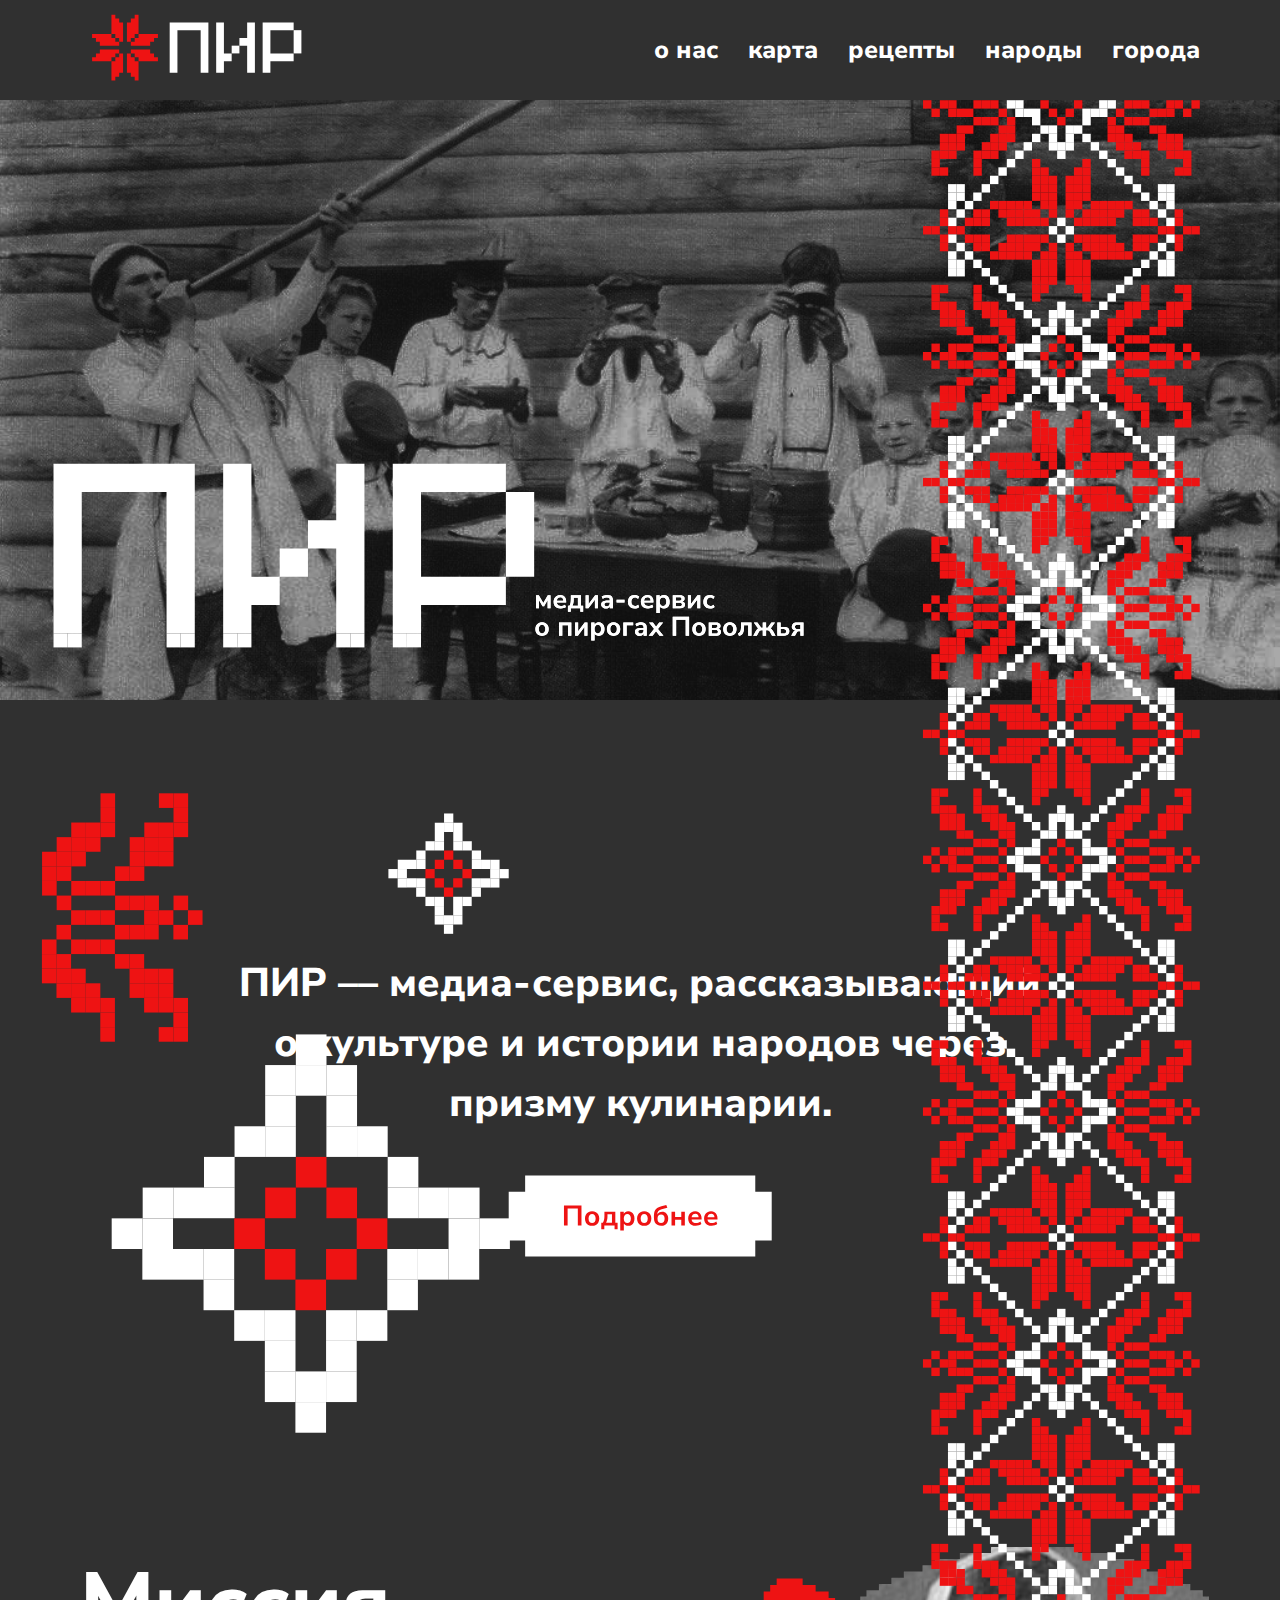
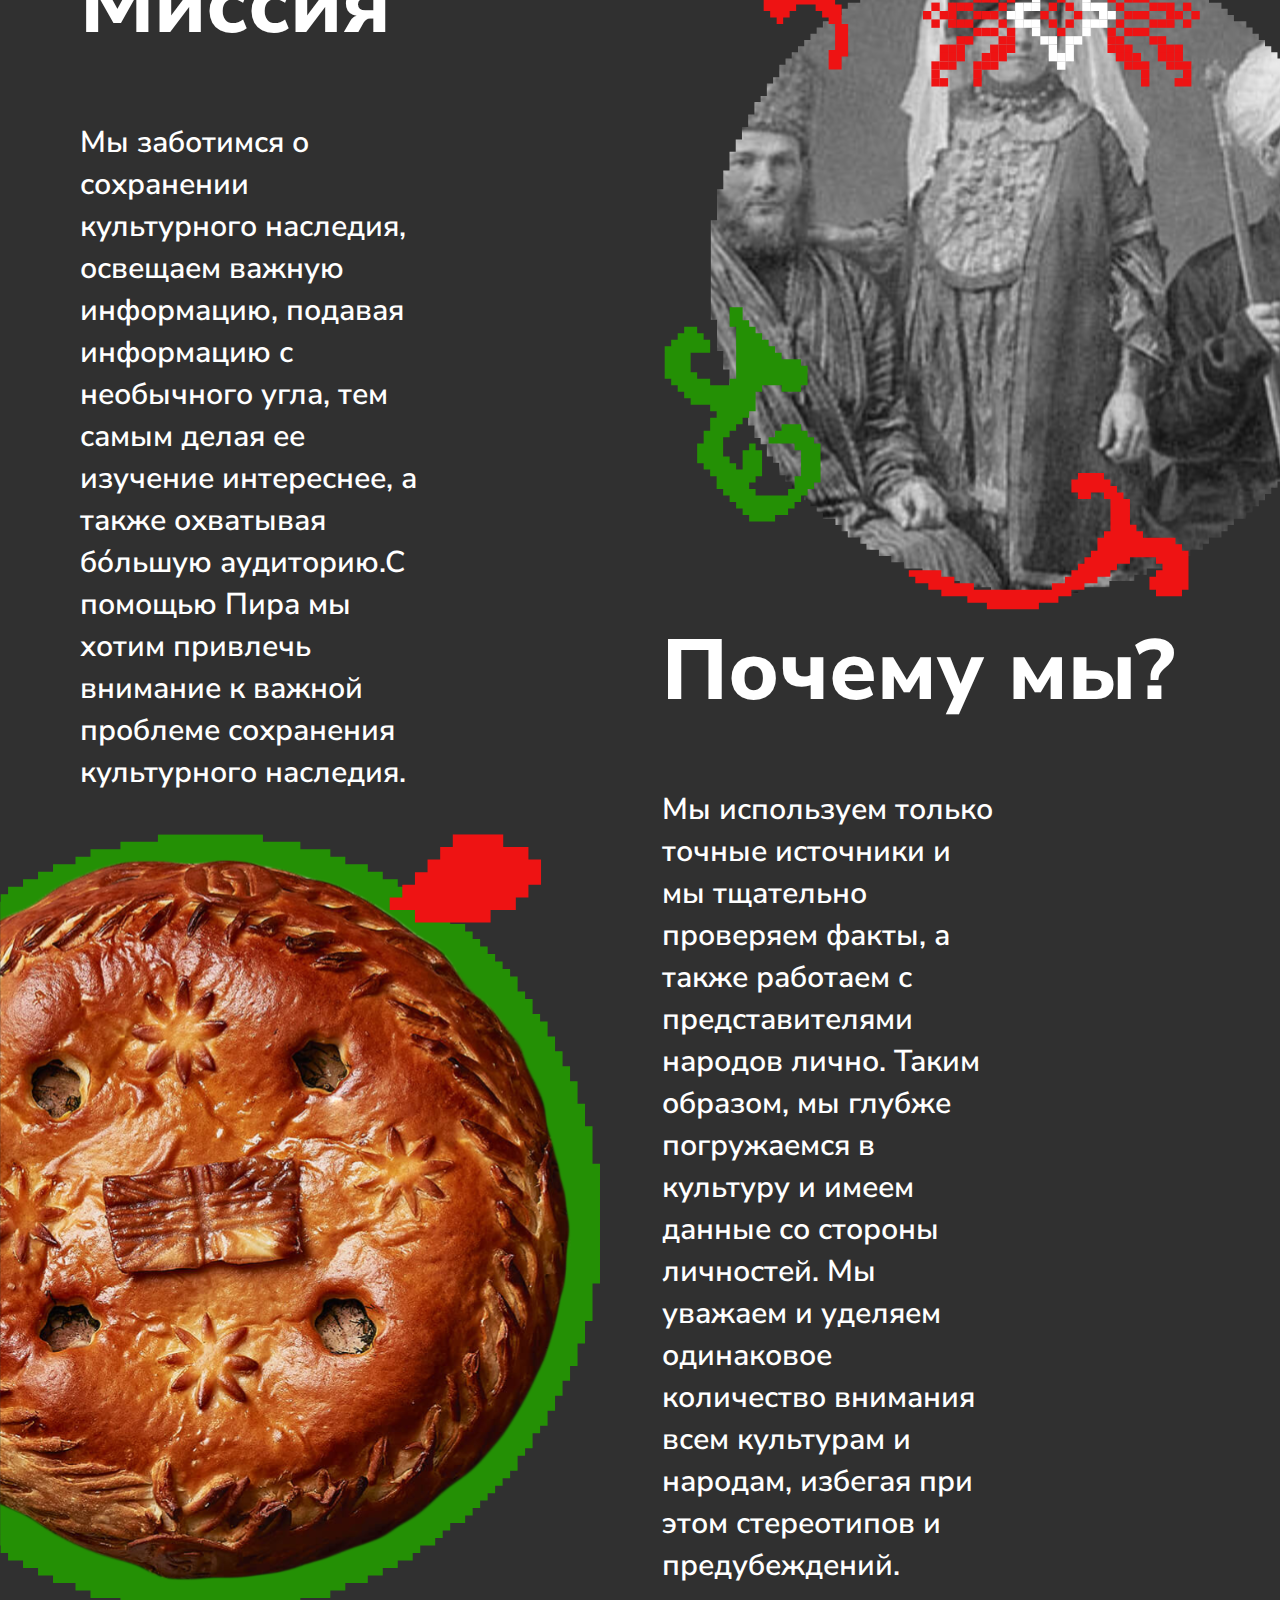
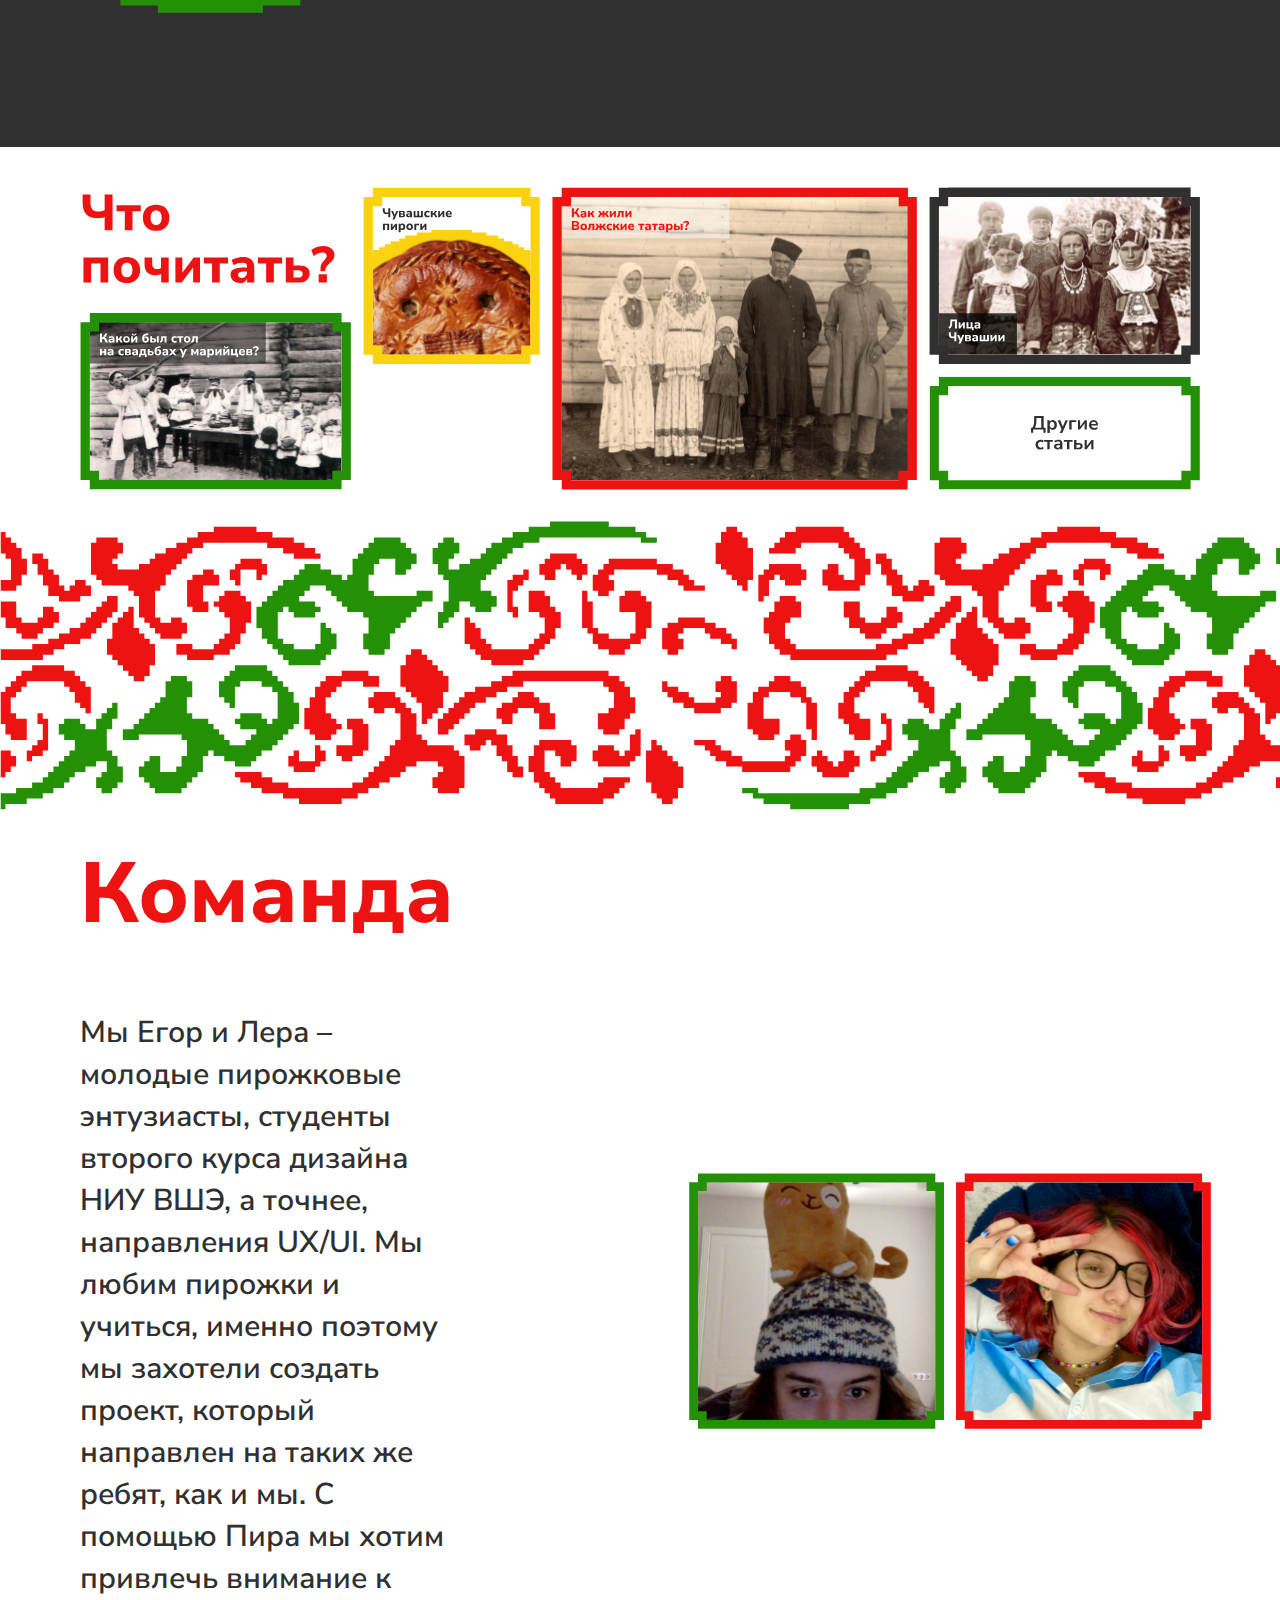
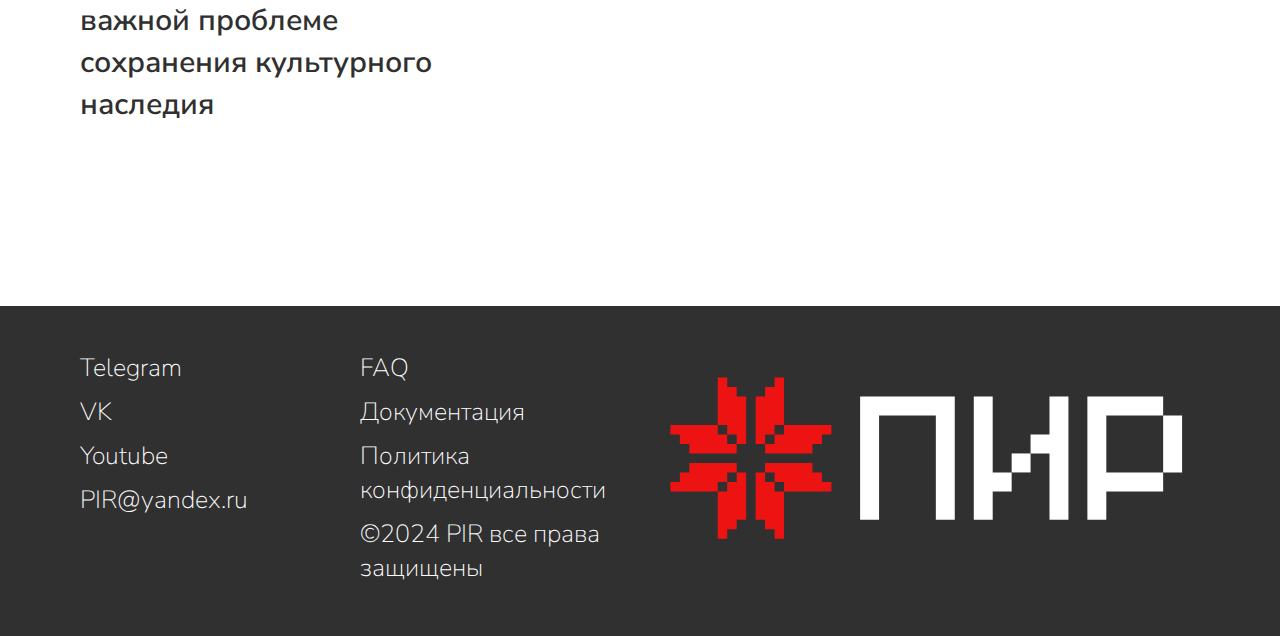
<file: index.html>
<!DOCTYPE html>
<html lang="en">
<head>
    <meta charset="UTF-8">
    <meta name="viewport" content="width=device-width, initial-scale=1.0">
    <title>ПИР</title>
    <link rel="stylesheet" href="src/style.css">
</head>
<body>
    <header class="menu">
        <div class="logo"><img src="src/logo.svg"></div>
        <nav class="navigation">
          <ul>
            <li><a href="landing.html">о нас</a></li>
            <li><a href="#">карта</a></li>
            <li><a href="#">рецепты</a></li>
            <li><a href="#">народы</a></li>
            <li><a href="#">города</a></li>
          </ul>
        </nav>
      </header>

      <div class="fullscreen-block1">
        <img src="src/landing.svg" class="background-image">
        <img src="src/pattern2-vert.svg" class="overlay-image1">
      </div>

    <div class="block darkbg">
        <div class="about-block">
            <div class="content">
                <p>ПИР –– медиа-сервис, рассказывающий о культуре и истории народов через призму кулинарии.</p>
                <button class="button"><img src="src/button1.svg" alt="Кнопка"></button>
            </div>
        </div>

        <div class="mission-block">
            <div class="column left-column">
                <h1 class="light">Миссия</h2>
                <p class="light">Мы заботимся о сохранении культурного наследия, освещаем важную информацию, подавая информацию с необычного угла, тем самым делая ее изучение интереснее, а также охватывая бóльшую аудиторию.С помощью Пира мы хотим привлечь внимание к важной проблеме сохранения культурного наследия.</p>
                <img src="src/pie-mission.svg" class="left-image">
            </div>
                
            <div class="column right-column">
                <img src="src/people-whyus.svg" class="right-image">
                <h1 class="light">Почему мы?</h2>
                <p class="light">Мы используем только точные источники и мы тщательно проверяем факты, а также работаем с представителями народов лично. Таким образом, мы глубже погружаемся в культуру и имеем данные со стороны личностей. Мы уважаем и уделяем одинаковое количество внимания всем культурам и народам, избегая при этом стереотипов и предубеждений.</p>
            </div>
        </div>
    </div>
    <div class="block light">
        <div class="images">
            <a href="content.html"><img class="cards" src="src/articles-cards.svg"></a>
        </div>
        <div class="fullpattern"><img src="src/pattern5.svg"></div>
        <div class="caption pattern">
            <div class="text-block">
                <h1 class="red">Команда</h1>
                <p>Мы Егор и Лера – молодые пирожковые энтузиасты, студенты второго курса дизайна НИУ ВШЭ, а точнее, направления UX/UI. Мы любим пирожки
                    и учиться, именно поэтому мы захотели создать проект, который направлен на таких же ребят, как и мы. С помощью Пира мы хотим привлечь внимание к важной проблеме сохранения
                    культурного наследия</p>
            </div>
            <div class="image-block">
                <img src="src/US.svg" class="image">
            </div>
        </div>
    </div>
    <div class="block darkbg">
        <footer class="footer">
            <div class="footer-column footer-column1">
                <a href="#" target="_blank">Telegram</a>
                <a href="#" target="_blank">VK</a>
                <a href="#" target="_blank">Youtube</a>
                <a href="#">PIR@yandex.ru</a>
            </div>
            <div class="footer-column footer-column2">
                <a href="#">FAQ</a>
                <a href="#">Документация</a>
                <a href="#">Политика конфиденциальности</a>
                <a href="#">©2024 PIR все права защищены</a>
            </div>
            <div class="footer-column footer-column-logo">
                <img src="src/logo-footer.svg" alt="Логотип">
            </div>
        </footer>
    </div>

</body>
</html>
</file>
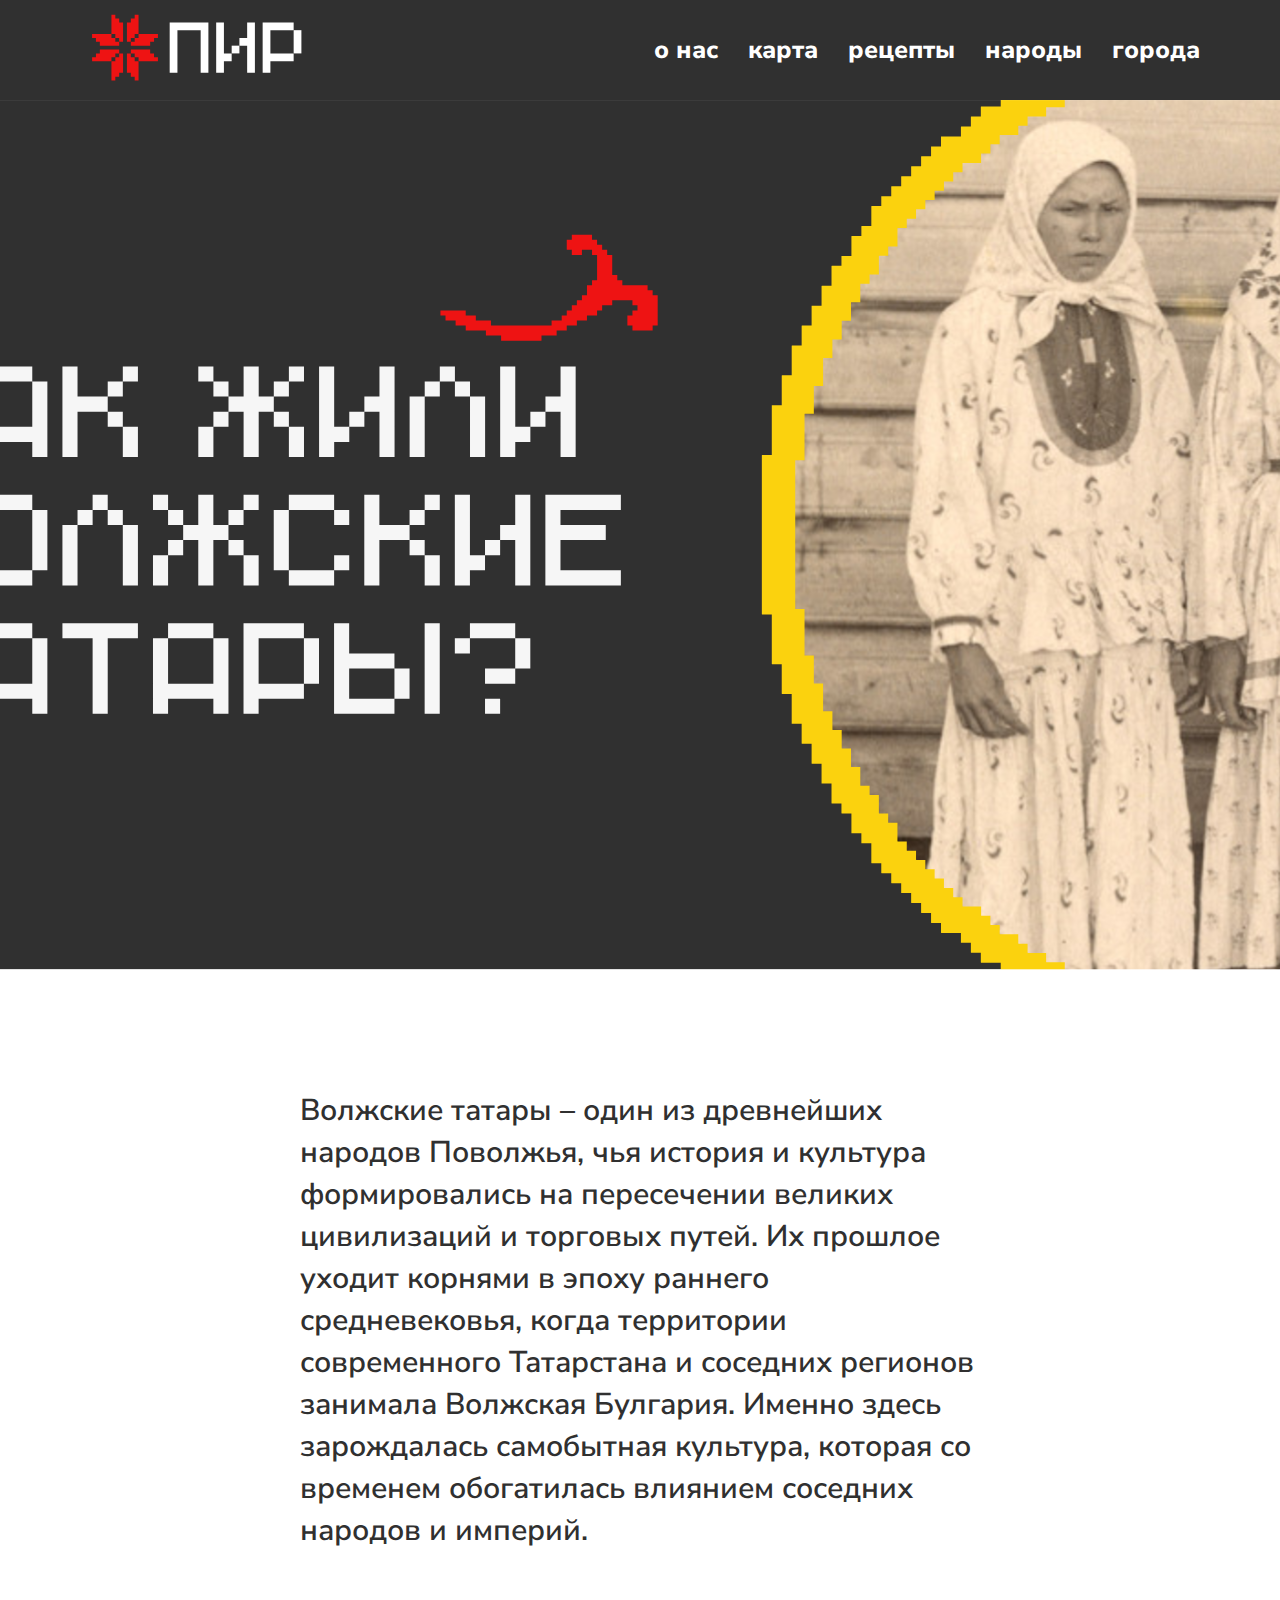
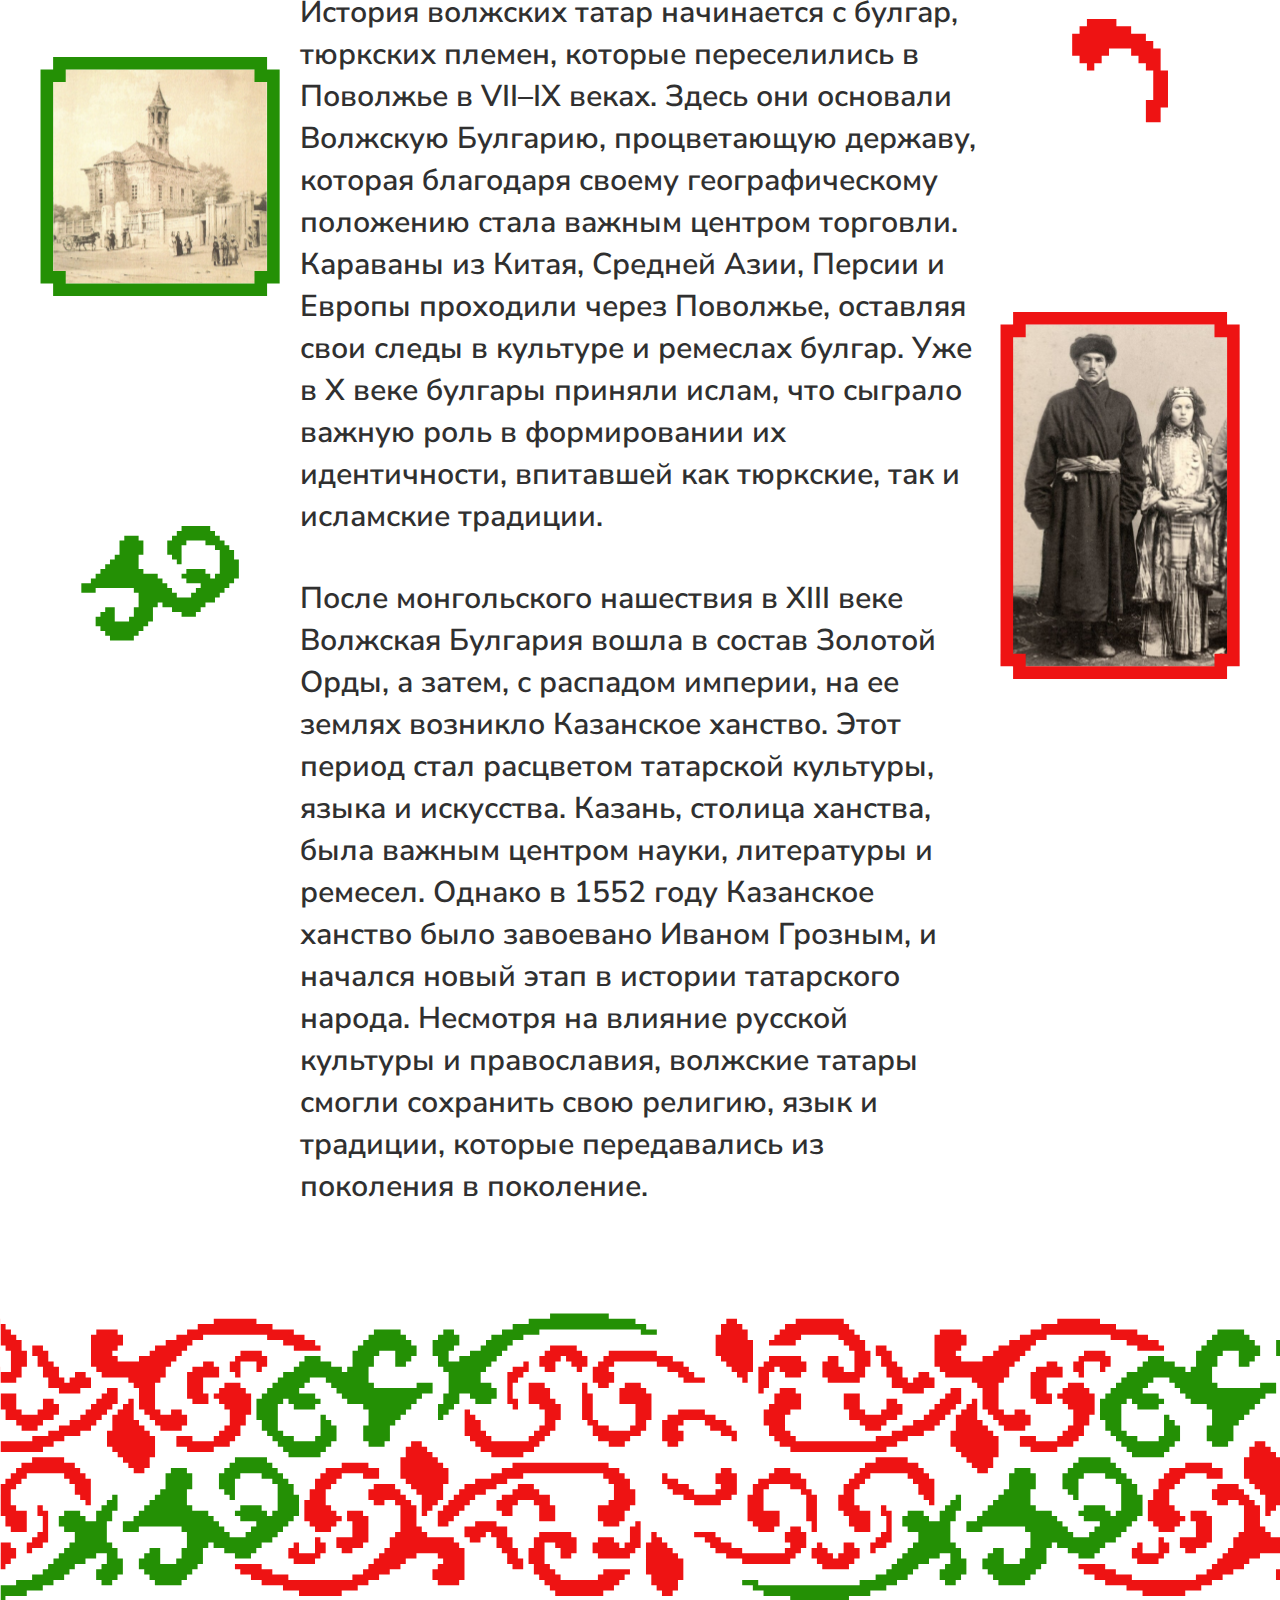
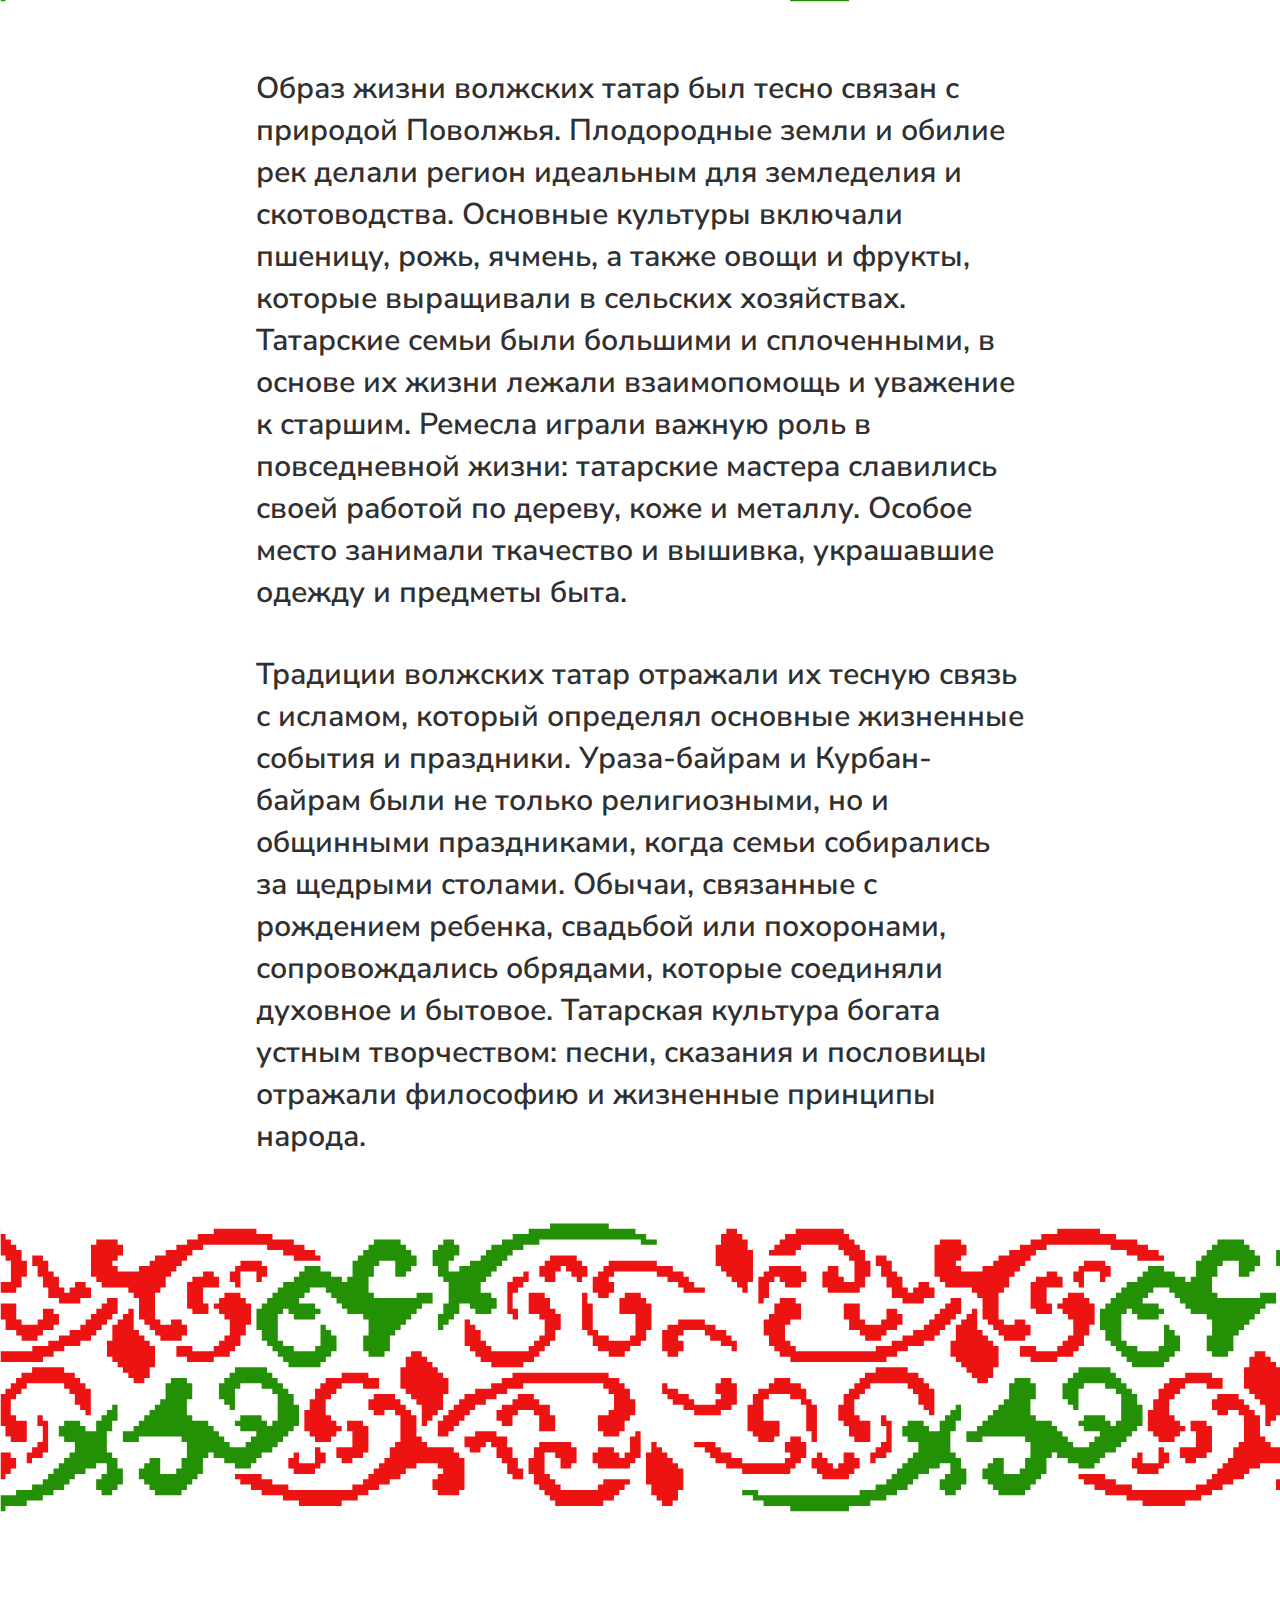
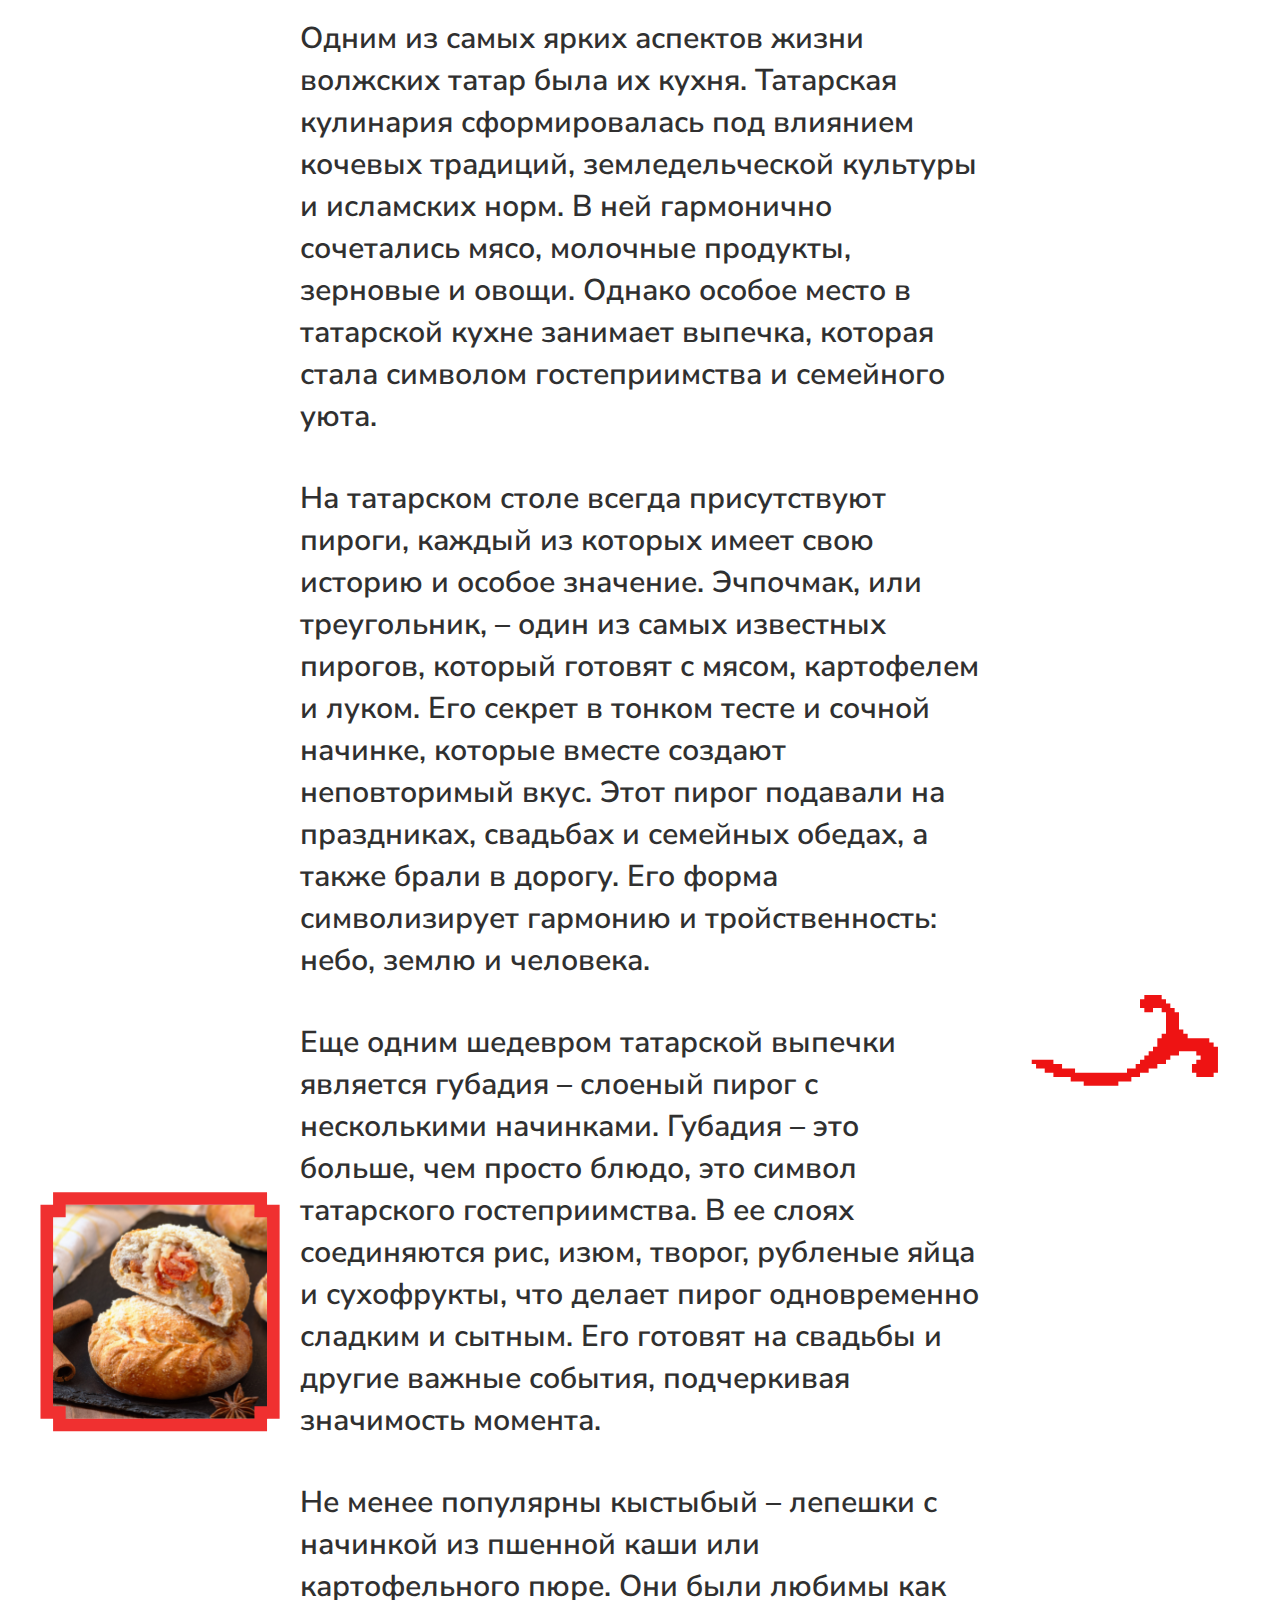
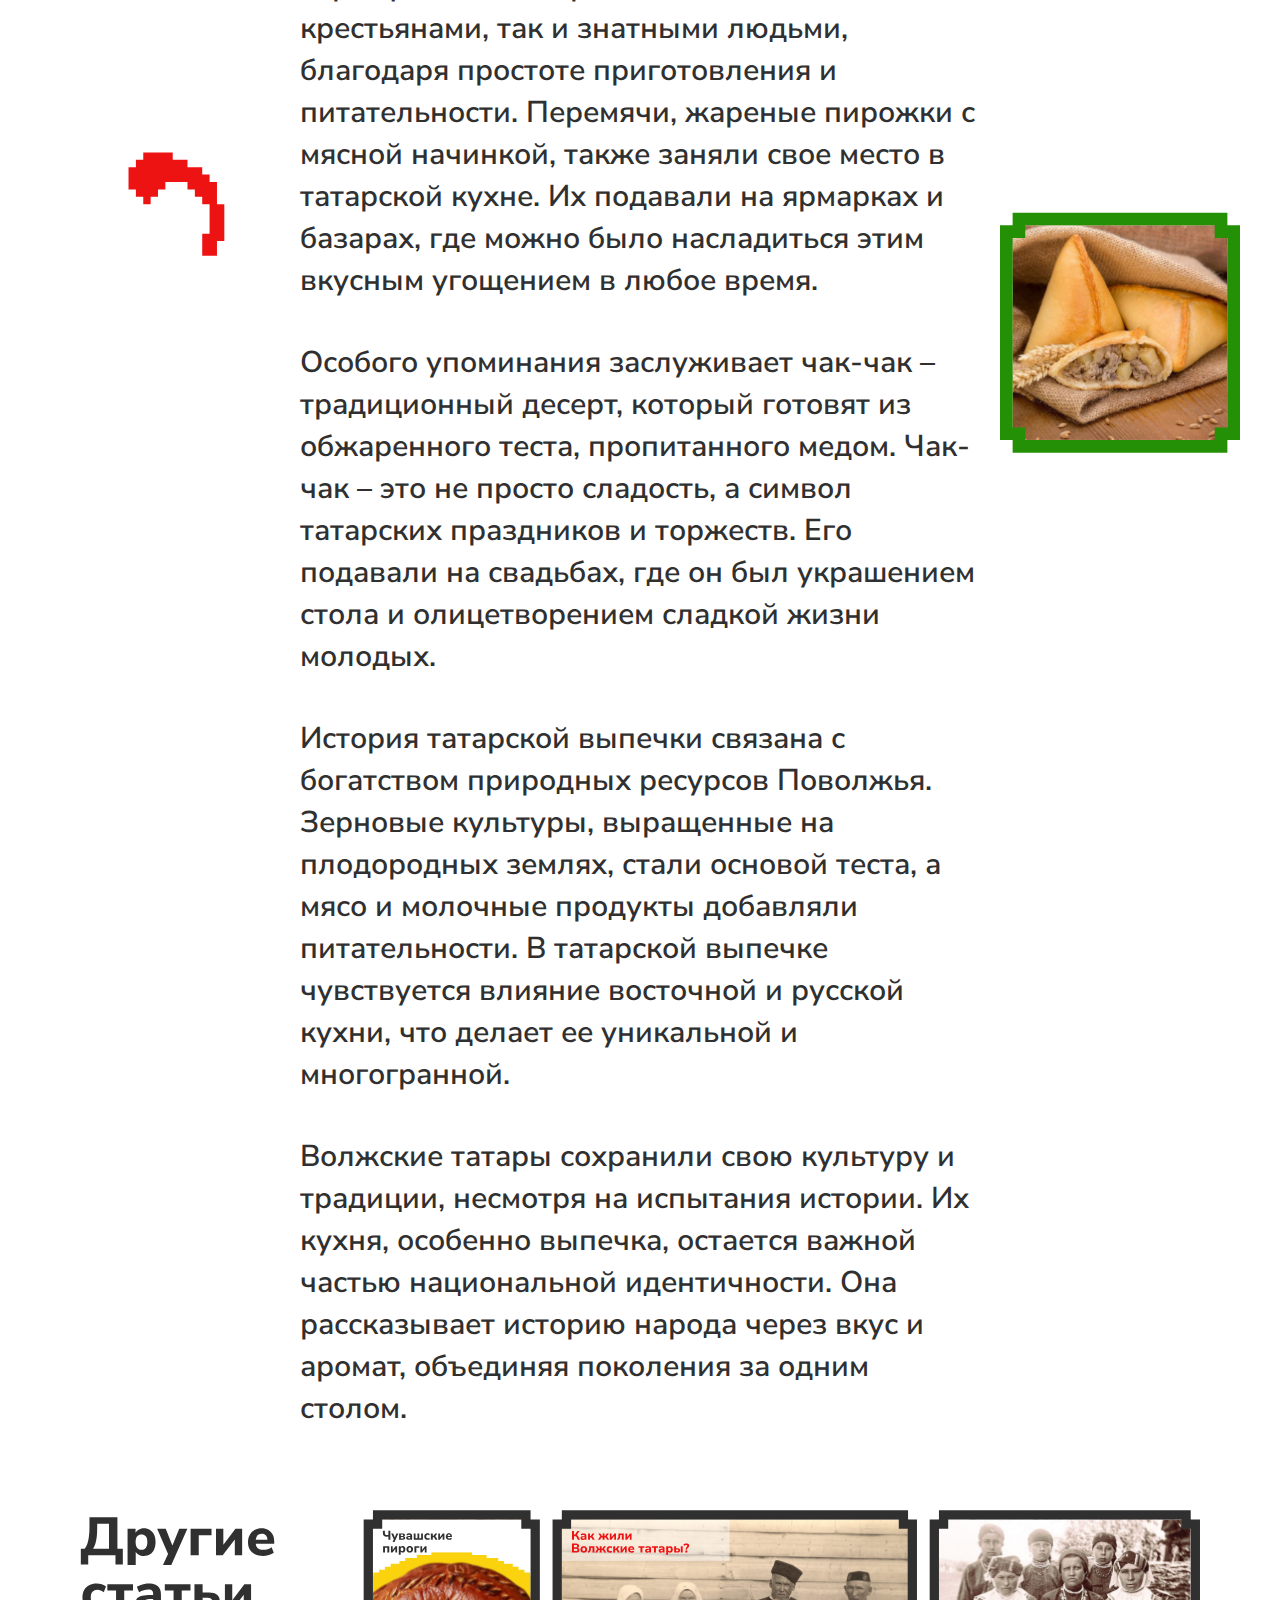
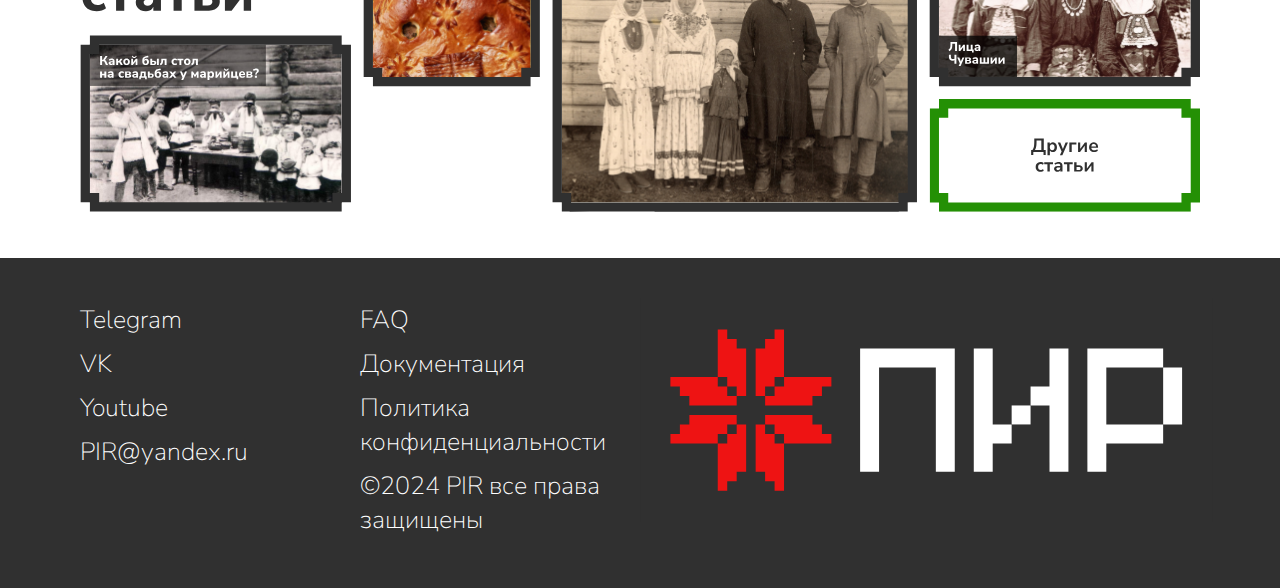
<file: content.html>
<!DOCTYPE html>
<html lang="en">
<head>
    <meta charset="UTF-8">
    <meta name="viewport" content="width=device-width, initial-scale=1.0">
    <title>ПИР</title>
    <link rel="stylesheet" href="src/style.css">
</head>
<body>
    <header class="menu">
        <div class="logo"><img src="src/logo.svg"></div>
        <nav class="navigation">
          <ul>
            <li><a href="landing.html">о нас</a></li>
            <li><a href="#">карта</a></li>
            <li><a href="#">рецепты</a></li>
            <li><a href="#">народы</a></li>
            <li><a href="#">города</a></li>
          </ul>
        </nav>
      </header>
      <div class="fullscreen-block">
        <img src="src/volg-tatar.svg" class="background-image">
      </div>
      <div class="block light">
        <div class="article-container">
            <div class="article-content">
              <div class="image-wrapper">
                <img src="src/green-pics.svg">
                <div class="text">
                  <p>Волжские татары – один из древнейших народов Поволжья, чья история и культура формировались на пересечении великих цивилизаций и торговых путей. Их прошлое уходит корнями в эпоху раннего средневековья, когда территории современного Татарстана и соседних регионов занимала Волжская Булгария. Именно здесь зарождалась самобытная культура, которая со временем обогатилась влиянием соседних народов и империй.</p>

                    <p>История волжских татар начинается с булгар, тюркских племен, которые переселились в Поволжье в VII–IX веках. Здесь они основали Волжскую Булгарию, процветающую державу, которая благодаря своему географическому положению стала важным центром торговли. Караваны из Китая, Средней Азии, Персии и Европы проходили через Поволжье, оставляя свои следы в культуре и ремеслах булгар. Уже в X веке булгары приняли ислам, что сыграло важную роль в формировании их идентичности, впитавшей как тюркские, так и исламские традиции.</p>
                    
                    <p>После монгольского нашествия в XIII веке Волжская Булгария вошла в состав Золотой Орды, а затем, с распадом империи, на ее землях возникло Казанское ханство. Этот период стал расцветом татарской культуры, языка и искусства. Казань, столица ханства, была важным центром науки, литературы и ремесел. Однако в 1552 году Казанское ханство было завоевано Иваном Грозным, и начался новый этап в истории татарского народа. Несмотря на влияние русской культуры и православия, волжские татары смогли сохранить свою религию, язык и традиции, которые передавались из поколения в поколение.</p>
                </div>
                <img src="src/red-pics.svg">
              </div>
            </div>
          </div>
          <div class="fullpattern"><img src="src/pattern5.svg"></div>
            <div class="article-container">
            <div class="article-content">
                <div class="text">
                  <p>Образ жизни волжских татар был тесно связан с природой Поволжья. Плодородные земли и обилие рек делали регион идеальным для земледелия и скотоводства. Основные культуры включали пшеницу, рожь, ячмень, а также овощи и фрукты, которые выращивали в сельских хозяйствах. Татарские семьи были большими и сплоченными, в основе их жизни лежали взаимопомощь и уважение к старшим. Ремесла играли важную роль в повседневной жизни: татарские мастера славились своей работой по дереву, коже и металлу. Особое место занимали ткачество и вышивка, украшавшие одежду и предметы быта.</p>

                    <p>Традиции волжских татар отражали их тесную связь с исламом, который определял основные жизненные события и праздники. Ураза-байрам и Курбан-байрам были не только религиозными, но и общинными праздниками, когда семьи собирались за щедрыми столами. Обычаи, связанные с рождением ребенка, свадьбой или похоронами, сопровождались обрядами, которые соединяли духовное и бытовое. Татарская культура богата устным творчеством: песни, сказания и пословицы отражали философию и жизненные принципы народа.</p>
                    
                </div>
             </div>
            </div>
            <div class="fullpattern"><img src="src/pattern5.svg"></div>
            <div class="article-container">
                <div class="article-content">
                  <div class="image-wrapper">
                    <img src="src/red-pics2.svg">
                    <div class="text">
                      <p>Одним из самых ярких аспектов жизни волжских татар была их кухня. Татарская кулинария сформировалась под влиянием кочевых традиций, земледельческой культуры и исламских норм. В ней гармонично сочетались мясо, молочные продукты, зерновые и овощи. Однако особое место в татарской кухне занимает выпечка, которая стала символом гостеприимства и семейного уюта.</p>
    
                        <p>На татарском столе всегда присутствуют пироги, каждый из которых имеет свою историю и особое значение. Эчпочмак, или треугольник, – один из самых известных пирогов, который готовят с мясом, картофелем и луком. Его секрет в тонком тесте и сочной начинке, которые вместе создают неповторимый вкус. Этот пирог подавали на праздниках, свадьбах и семейных обедах, а также брали в дорогу. Его форма символизирует гармонию и тройственность: небо, землю и человека.</p>
                        
                        <p>Еще одним шедевром татарской выпечки является губадия – слоеный пирог с несколькими начинками. Губадия – это больше, чем просто блюдо, это символ татарского гостеприимства. В ее слоях соединяются рис, изюм, творог, рубленые яйца и сухофрукты, что делает пирог одновременно сладким и сытным. Его готовят на свадьбы и другие важные события, подчеркивая значимость момента.</p>
                        
                        <p>Не менее популярны кыстыбый – лепешки с начинкой из пшенной каши или картофельного пюре. Они были любимы как крестьянами, так и знатными людьми, благодаря простоте приготовления и питательности. Перемячи, жареные пирожки с мясной начинкой, также заняли свое место в татарской кухне. Их подавали на ярмарках и базарах, где можно было насладиться этим вкусным угощением в любое время.</p>
                    
                        <p>Особого упоминания заслуживает чак-чак – традиционный десерт, который готовят из обжаренного теста, пропитанного медом. Чак-чак – это не просто сладость, а символ татарских праздников и торжеств. Его подавали на свадьбах, где он был украшением стола и олицетворением сладкой жизни молодых.</p>
                    
                        <p>История татарской выпечки связана с богатством природных ресурсов Поволжья. Зерновые культуры, выращенные на плодородных землях, стали основой теста, а мясо и молочные продукты добавляли питательности. В татарской выпечке чувствуется влияние восточной и русской кухни, что делает ее уникальной и многогранной.</p>

                        <p>Волжские татары сохранили свою культуру и традиции, несмотря на испытания истории. Их кухня, особенно выпечка, остается важной частью национальной идентичности. Она рассказывает историю народа через вкус и аромат, объединяя поколения за одним столом.</p>
                    
                    </div>
                    <img src="src/red-green-pics.svg">
                  </div>
                </div>
              </div>

              <div class="images">
                <a href="content.html"><img class="cards" src="src/cards-black.svg"></a>
            </div>

        </div>  
        <div class="block darkbg">
            <footer class="footer">
                <div class="footer-column footer-column1">
                    <a href="#" target="_blank">Telegram</a>
                    <a href="#" target="_blank">VK</a>
                    <a href="#" target="_blank">Youtube</a>
                    <a href="#">PIR@yandex.ru</a>
                </div>
                <div class="footer-column footer-column2">
                    <a href="#">FAQ</a>
                    <a href="#">Документация</a>
                    <a href="#">Политика конфиденциальности</a>
                    <a href="#">©2024 PIR все права защищены</a>
                </div>
                <div class="footer-column footer-column-logo">
                    <img src="src/logo-footer.svg" alt="Логотип">
                </div>
            </footer>
        </div>
</body>
</html>
</file>
<file: src/style.css>
/* Подключение всех начертаний шрифта Nunito Sans */
@import url('https://fonts.googleapis.com/css2?family=Nunito+Sans:wght@200;300;400;600;700;800;900&display=swap');

body {
  margin: 0;
  font-family: 'Nunito Sans', sans-serif;
}


.menu {
  display: flex;
  align-items: center;
  justify-content: space-between;
  background-color: #303030;
  height: 100px;
  padding: 0 80px;
  color: white;
}

.navigation ul {
  list-style: none;
  display: flex;
  margin: 0;
  padding: 0;
}

.navigation ul li {
  margin-left: 30px;
}

.navigation ul li a {
  text-decoration: none;
  font-size: 25px;
  font-weight: 800; 
  color: white;
  transition: color 0.3s ease;
}

.navigation ul li a:hover {
  color: #EE1313; 
}

.fullscreen-block {
  position: relative;
  width: 100%;
  height: 870px;
  overflow: hidden; 
}

.background-image {
  width: 100%; 
  height: 100%;
  object-fit: cover; 
}

.overlay-image {
  position: absolute;
  top: 50%; 
  left: 80px; 
  transform: translateY(-50%); 
  height: auto; 
}

.overlay-image1 {
  position: absolute; 
  right: 80px; 
  height: auto;
}


.fullscreen-block1 {
  position: relative;
  overflow: visible; 
  background-color: #303030;
}


.block {
    padding: 40px 0;
    width: 100%;
  }
  .lightbg {
    background-color: white; 
  }
  .darkbg {
    background-color: #303030; 
  }

  .caption {
    display: flex;
    align-items: center; 
    justify-content: space-between; 
    margin: 0 40px 40px 80px;
}

.text-block {
    width: 50%;
    display: flex;
    flex-direction: column;
    justify-content: center; 
}

  h1 {
    font-size: 85px;
    font-weight: 800;
    margin: 0 0 20px;
    color: #303030;
  }
  
  h1.light {
    color: white;
  }
  p {
    font-size: 30px;
    font-weight: 600; 
    margin: 40px 0 40px;
    line-height: 1.4;
    color: #303030;
    padding-right: 200px;
    
  }

  p.light { 
    color: white;
  }
  
  .textbig {
    font-size: 40px;
    padding-right: 50px;
  }

  .red {
    color: #EE1313;
  }

  .image {
    max-width: 90%;
    max-height: 90%; 
    height: auto;
    object-fit: contain; 
  }

  .image-block {
    width: 50%; 
    display: flex;
    justify-content: center; 
    align-items: center; 
}
  
  .images {
    display: flex;
    justify-content: space-between; 
    align-items: center; 
    margin: 0 80px; 
}

.half-image, .third-image {
    display: flex;
    align-items: center;
}

.fullpattern {
    width: 100%;
    overflow: hidden;
    margin: 20px 0;
}

.pattern {
  margin-bottom: 100px;
}

.cards {
  max-width: 100%;
  height: auto; 
}

.footer {
  display: flex;
  justify-content: space-between;
  align-items: start;
  height: 250px;
  padding: 0 80px; 
  background-color: #303030;
  color: white;
  font-size: 20px;
}

.footer-column {
  display: flex;
  flex-direction: column;
  justify-content: center;
}

.footer-column1, .footer-column2 {
  width: 25%; 
}

.footer-column-logo {
  width: 50%; 
  display: flex;
  justify-content: flex-end; 
  align-items: center; 
}


.footer-column a {
  text-decoration: none;
  color: white;
  transition: color 0.3s ease;
  margin: 5px 0;
  padding: 0;
  font-weight: 100;
  font-size: 25px;
}

.footer-column a:hover {
  color: #EE1313; 
}

.footer-column-logo img {
  margin-left: auto; 
}


.about-block {
  display: flex; 
  justify-content: center; 
  align-items: center; 
  height: 720px; 
  background-image: url(about-bg.svg);
  background-repeat: no-repeat;
}

.content {
  width: 820px; 
  display: flex;
  flex-direction: column; 
  align-items: center; 
  justify-content: center; 
  text-align: center; 
}

.content p {
  font-size: 40px;
  line-height: 1.5;
  font-weight: 800;
  color: white;
  margin: 0 0 40px;
  padding: 0;
}

.button {
  display: inline-flex;
  align-items: center;
  justify-content: center;
  position: relative;
  width: 276px; 
  height: 86px;
  border: none;
  cursor: pointer;
  background: none;
}

.button img {
  width: 100%; 
  height: auto; 
}

.mission-block {
  display: flex;
  justify-content: space-between;
  align-items: flex-start;
  height: auto; 
  padding: 80px;
}

.column {
  width: 48%; 
  display: flex;
  flex-direction: column;
}

.left-column {
  display: flex;
  flex-direction: column;
  justify-content: flex-start;
}

.right-column {
  display: flex;
  flex-direction: column;
  justify-content: flex-end;
}

.left-image {
  margin-left: -80px;
}

.right-image {
  margin-right: -80px;
}

.article-container {
  display: flex;
  justify-content: center;
  align-items: center;
  height: auto; 
}

.article-content {
  display: flex;
  justify-content: center;
  align-items: center;
  text-align: center;
}

.image-wrapper {
  display: flex;
  justify-content: space-between;
  width: 100%;
  padding: 40px 40px;
}

.image-wrapper img {
  width: 20%; 
  height: auto; 
}

.text {
  width: 60%; 
  padding: 0 20px; 
}

.text p {
  flex: 1;
  color: #303030;
  padding: 0;
  text-align: left;
}
</file>
